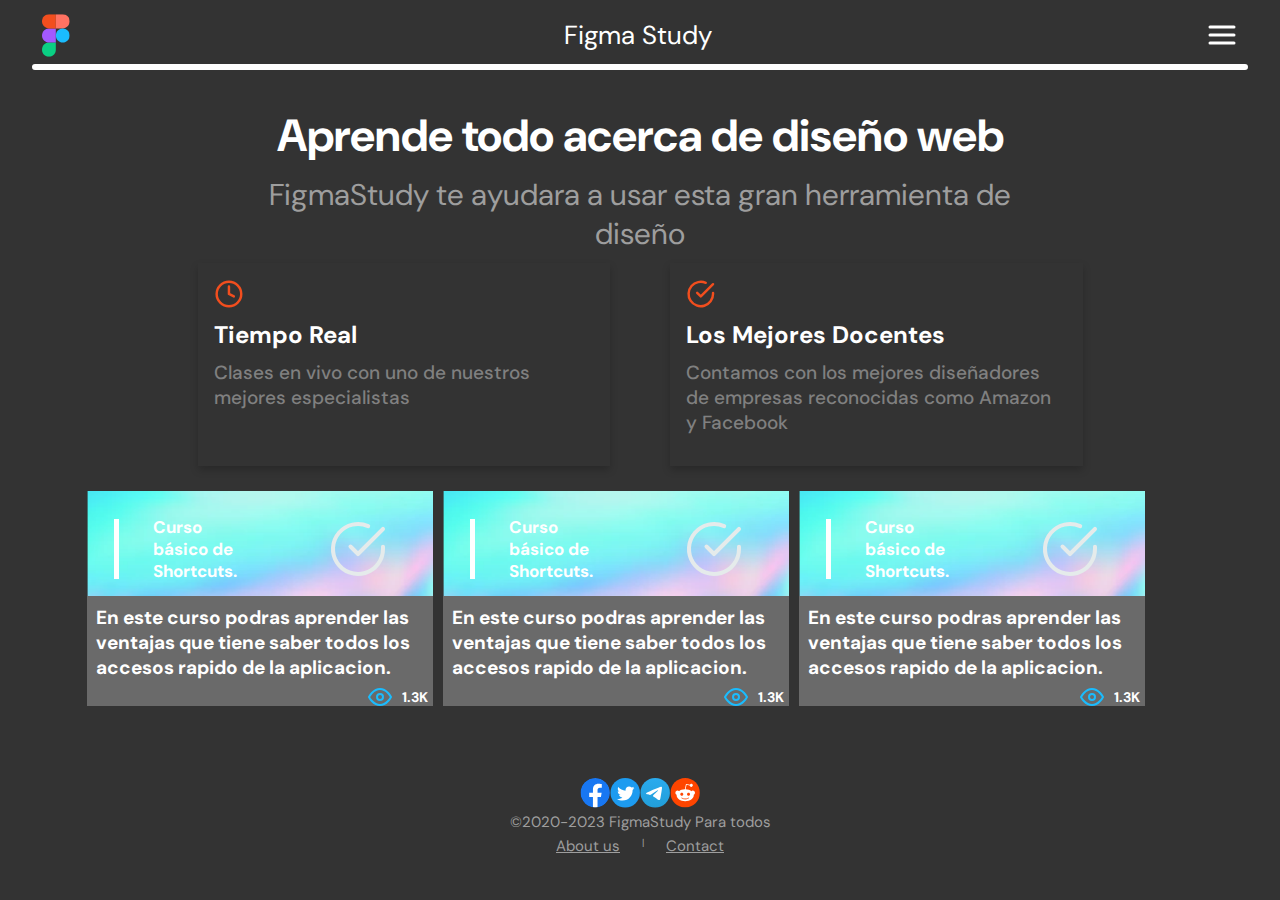
<file: index.html>
<!DOCTYPE html>
<html lang="en">
<head>
    <meta charset="UTF-8">
    <meta http-equiv="X-UA-Compatible" content="IE=edge">
    <meta name="viewport" content="width=device-width, initial-scale=1.0">
    <link rel="stylesheet" href="./styles/syles.css">
    <title>FigmaStudy</title>
    <link rel="preconnect" href="https://fonts.googleapis.com">
    <link rel="preconnect" href="https://fonts.gstatic.com" crossorigin>
    <link href="https://fonts.googleapis.com/css2?family=DM+Sans:wght@400;500;700&family=Inter:wght@300;500;700&display=swap" rel="stylesheet">
    <link rel="stylesheet" href="./styles/tablet.css" media="(min-width: 800px)">
    <link rel="stylesheet" href="./styles/desktop.css" media="(min-width: 1280px)">
</head>
<body>
    <header>
        <figure class="logo"><img src="./assets/Logo.svg" alt="Logo de figma"></figure>
        <h1 class="header--title">Figma Study</h1>
        <figure class="opciones"><img src="./assets/Opcions.svg" alt=""></figure>
        <span class="linea"></span>
    </header>
    
    <main>
        <div class="main-container">
        <div class="title-p">
            <h2>Aprende todo acerca de diseño web</h2>
            <p>FigmaStudy te ayudara a usar esta gran herramienta de diseño</p>
        </div>
        <div class="main-cards">
            <article>
                <span class="clock"></span>
                <h3>Tiempo Real</h3>
                <p>Clases en vivo con uno de nuestros mejores especialistas</p>
            </article>
            <article>
                <span class="check"></span>
                <h3>Los Mejores Docentes</h3>
                <p>Contamos con los mejores diseñadores de empresas reconocidas como Amazon y Facebook</p>
            </article>
        </div>
        <div class="main-cards-slider">

            <article class="cards-slide-article1">
                <div class="cards-icons">
                    <span class="barra-vertical"></span>
                    <h3 class="cards-slider-h3">Curso básico de Shortcuts.</h3>
                    <span class="check-card"></span>
                </div>
                <div class="cards-info">
                    <div class="cards-info-text">
                        <p>En este curso podras aprender las ventajas que tiene saber todos los accesos rapido de la aplicacion. </p>
                    </div>
                    <div class="cards-info-views">
                        <span class="eye"></span>
                        <p>1.3K</p>
                    </div>
                </div>
            </article>

            <article class="cards-slide-article2">
                <div class="cards-icons">
                    <span class="barra-vertical"></span>
                    <h3 class="cards-slider-h3">Curso básico de Shortcuts.</h3>
                    <span class="check-card"></span>
                </div>
                <div class="cards-info">
                    <div class="cards-info-text">
                        <p>En este curso podras aprender las ventajas que tiene saber todos los accesos rapido de la aplicacion. </p>
                    </div>
                    <div class="cards-info-views">
                        <span class="eye"></span>
                        <p>1.3K</p>
                    </div>
                </div>
            </article>

            <article class="cards-slide-article3">
                <div class="cards-icons">
                    <span class="barra-vertical"></span>
                    <h3 class="cards-slider-h3">Curso básico de Shortcuts.</h3>
                    <span class="check-card"></span>
                </div>
                <div class="cards-info">
                    <div class="cards-info-text">
                        <p>En este curso podras aprender las ventajas que tiene saber todos los accesos rapido de la aplicacion. </p>
                    </div>
                    <div class="cards-info-views">
                        <span class="eye"></span>
                        <p>1.3K</p>
                    </div>
                </div>
            </article>


        </div>
        </div>
            <div class="menu hidden">
            <section class="opciones-header">
                <p class="back"><a href="#">Home</a></p>
                <p><a href="./about.html">About Us</a></p>
                <p><a href="./form.html">Contact</a></p>
            </section>
            </div>
        </div>

    </main>
    
    <footer>
        <section class="redes">
            <img src="./assets/Facebook.svg" alt="Logo De Facebook">
            <img src="./assets/Twitter.svg" alt="Logo de Twitter">
            <img src="./assets/Telegram.svg" alt="Logo de Telegram">
            <img src="./assets/Reddit.svg" alt="Logo de Reddit">
        </section>
        <section class="creacion">
            <p>©2020-2023 FigmaStudy Para todos</p>
        </section>
        <section class="link">
            <p><a href="#">About us</a></p>
            <p>|</p>
            <p><a href="#">Contact</a></p>
        </section>
    </footer>
    <script src="instrucciones.js"></script>
</body>
</html>
</file>
<file: styles/syles.css>
/* 
1. Posición
2. Modelo de caja (Box model)
3. Tipografía
4. Visuales
5. Otros
*/

:root{
    /*Colores*/
    --naranja: #F24E1E;
    --soft-naranja: #FF7262;
    --morado: #A259FF;
    --azul: #1ABCFE;
    --verde: #0ACF83;
    --gris100: #333333;
    --gris50: #6A6A6A;
    --gris25: #9E9E9E;
    --blanco: #FFFFFF;
}
*{
    box-sizing: border-box;
    margin: 0;
    padding: 0;
}
html{
    font-size: 62.5%;
    font-family: 'DM Sans', sans-serif;
}

body{
    background-color: var(--gris100);
}

header{
    position: relative;
    display: flex;
    flex-direction: row;
    justify-content: space-around;
    width: 100%;
    min-width: 320px;
    height: 70px;
    align-items: center;
    padding: 10px;
}
.logo{
    width: 28px;
    height: 43px;
}
.logo img{
    width: 100%;
    height: 100%;
}
.header--title{
    width: 80%;
    height: 43px;
    font-weight: 400;
    font-size: 2.6rem;
    line-height: 3rem;
    display: flex;
    justify-content: center;
    text-align: center;
    align-items: center;
    color: var(--blanco);
}
.opciones{
    display: flex;
    align-items: center;
    width: 32px;
    height: 43px;
    cursor: pointer;
}
.linea{
    position: absolute;
    width: 95%;
    border: 3px solid var(--blanco);
    border-radius: 8px;
    bottom: 0;
}

.hidden{
    display: none;
}

.title-p{
    margin: 0 16px;
    margin-top: 24px;
    margin-bottom: 10px;
}

.title-p h2{
    font-size: 2.4rem;
    text-align: center;
    color: var(--blanco);
}

.title-p p{
    margin-top: 10px;
    font-size: 1.4rem;
    text-align: center;
    color: var(--gris25);}

.main-cards{
    display: flex;
    flex-direction: column;
}
.linea{
    position: absolute;
    width: 95%;
    border: 3px solid var(--blanco);
    border-radius: 8px;
    bottom: 0;
}
footer{
    display: flex;
    position: relative;
    flex-direction: column;
    justify-content: center;
}

.main-cards article{
    width: 90%;
    height: auto;
    min-height: 150px;
    padding: 16px;
    margin: 10px auto;
    box-shadow: 0px 4px 8px rgba(0, 0, 0, 0.20);
}


.main-cards h3{
    margin-top: 10px;
    font-size: 1.8rem;
    font-weight: bold;
    color: var(--blanco);
}

.main-cards p{
    margin-top: 10px;
    font-size: 1.4rem;
    font-weight: 500;
    color: #808080;
}

.main-cards .clock{
    display: flex;
    width: 24px;
    height: 24px;
    background-image: url('../assets/clock.svg');
    background-size: cover;
    background-position: center;
    background-repeat: no-repeat;
}

.check{
    display: flex;
    width: 24px;
    height: 24px;
    background-image: url('../assets/check-circle\ 1.svg');
    background-size: cover;
    background-position: center;
    background-repeat: no-repeat;
}

.main-cards-slider {
    width: 90%;
    display: flex;
    min-width: 288px;
    max-height: 216px;
    margin: 0 auto;
    margin-top: 10px;
    overflow-x: scroll;
    overscroll-behavior-x: contain;
    scroll-snap-type: x proximity;
}

.main-cards-slider .cards-slide-article1{
    width: 100%;
    min-width: 288px;
    height: auto;
    margin: 5px;
    scroll-snap-align: center;
    background-image: url('../assets/fontcard1.png');
    background-size: cover;
    background-position: center;
    background-repeat: no-repeat;
}

.main-cards-slider .cards-slide-article2{
    width: 100%;
    min-width: 288px;
    height: auto;
    margin: 5px;
    scroll-snap-align: center;
    background-image: url('../assets/fontcard1.png');
    background-size: cover;
    background-position: center;
    background-repeat: no-repeat;
}

.main-cards-slider .cards-slide-article3{
    width: 100%;
    min-width: 288px;
    height: auto;
    margin: 5px;
    scroll-snap-align: center;
    background-image: url('../assets/fontcard1.png');
    background-size: cover;
    background-position: center;
    background-repeat: no-repeat;
}

.main-cards-slider .cards-icons{
    display: flex;
    flex-direction: row;
    justify-content: space-around;
    align-items: center;
    margin: 0 17px 0 0;
    padding-top: 25px;
    padding-bottom: 14px;
}

.barra-vertical{
    display: flex;
    width: 4px;
    height: 52px;
    background-color: var(--blanco);
}

.check-card{
    display: flex;
    width: 52px;
    height: 52px;
    background-image: url('../assets/check-circle\ 2.svg');
    background-size: cover;
    background-position: center;
    background-repeat: no-repeat;
}    

.cards-slider-h3{
    position: relative;
    width: 100px;
    text-align: left;
    left: -20px;
    font-size: 1.4rem;
    font-weight: bold;
    color: var(--blanco);
}

.cards-info{
    background-color: var(--gris50);
    padding: 5px;
}

.cards-info .cards-info-text{
    margin-left: 4px;
    padding-top: 4px;
    font-size: 1.4rem;
    font-weight: bold;
    color: var(--blanco);
}

.cards-info-views{
    display: flex;
    flex-direction: row;
    justify-content: end;
    align-items: center;
    margin-top: 5px;
    font-size: 1.4rem;
    font-weight: bold;
    color: var(--blanco);
}

.cards-info-views .eye{
    width: 24px;
    height: 24px;
    margin-right: 10px;
    background-image: url('../assets/eye.svg');
    background-size: cover;
    background-position: center;
    background-repeat: no-repeat;
}

footer{
    display: flex;
    position: relative;
    flex-direction: column;
    justify-content: center;
    width: 100%;
    margin:0 auto;
    height: 71px;
    margin-top: 75px;
    margin-bottom: 10px;
}
.redes{
    display: flex;
    position: relative;
    justify-content: center;
    width: 55%;
    margin: 0 auto;
}
.redes img{
    width: 24px;
    height: 24px;
}
.creacion{
    display: flex;
    position: relative;
    justify-content: center;
    width: 60%;
    margin: 0 auto;
    margin-top: 7px;
}
.creacion p{
    font-weight: 400;
    font-size: 11px;
    line-height: 14px;
    color: var(--gris25);
}
.link{
    display: flex;
    position: relative;
    justify-content: center;
    width: 60%;
    margin: 0 auto;
    margin-top: 7px;
    gap: 22px;
}
.link p{
    color: var(--gris25);
}
.link p a{
    color: var(--gris25);
}

.opciones-header{
    display: flex;
    position: relative;
    flex-direction: column;
    margin: 19px 36px;
}
.opciones-header p a{
    font-weight: 400;
    font-size: 24px;
    line-height: 31px;
    display: flex;
    align-items: center;
    text-align: center;
    text-decoration-line: none;
    color: var(--blanco);
    margin-bottom: 12px;
    box-shadow: 0 4px 8px rgba(0, 0, 0, 0.40);
    border-radius: 8px;
}
</file>
<file: styles/tablet.css>
.title-p{
    width: 62%;
    margin: 0 auto;
    margin-top: 36px;
}

.title-p h2{
    font-size: 4.5rem;
}

.title-p p{
    font-size: 3.0rem;
}

.main-cards {
    flex-direction: row;
}

.main-cards article {
    width: 45%;
}

.main-cards h3 {
    margin-top: 10px;
    font-size: 2.4rem;
    font-weight: bold;
    color: var(--blanco);
}

.main-cards p {
    font-size: 1.9rem;
}

.main-cards .clock {
    width: 30px;
    height: 30px;
}

.check {
    width: 30px;
    height: 30px;
}

.main-cards-slider {
    width: 80%; 
    min-height: 220px;
}

.cards-slider-h3 {
    font-size: 1.7rem;
}

.check-card {
    width: 60px;
    height: 60px;
}

.barra-vertical {
    width: 5px;
    height: 60px;
}

.cards-info .cards-info-text {
    font-size: 1.7rem;
}

.main-cards-slider .cards-slide-article1 {
    min-width: 320px;
}

.main-cards-slider .cards-slide-article1 {
    min-width: 320px;
}

.main-cards-slider .cards-slide-article2 {
    min-width: 320px;
}

.main-cards-slider .cards-slide-article3 {
    min-width: 320px;
}

.cards-info {
    height: auto;
}

.redes img {
    width: 30px;
    height: 30px;
}

.creacion p {
    font-size: 15px;
}

.link p a {
    font-size: 1.5rem;
}
</file>
<file: styles/desktop.css>
.main-cards{
    flex-direction: row;
    width: 945px;
    height: 223px;
    margin: 0 auto;
}
.main-cards h3{
    font-size: 2.4rem;
}

.main-cards p{
    font-size: 1.9rem;
}
.main-cards article{
    margin-right: 30px;
    margin-left: 30px;
}
.main-cards-slider{
    width: 1117px;
    height: 260px;
    overflow-x: hidden;
    overflow-y: hidden;
}
.main-cards-slider .cards-slide-article1{
    width: 346px;
    height: 260px;
}

.main-cards-slider .cards-slide-article2{
    width: 346px;
    height: 260px;
}

.main-cards-slider .cards-slide-article3{
    width: 346px;
    height: 260px;
}
.cards-info{
   width: 346px;
   height: 123px;
}
.cards-info .cards-info-text{
    font-size: 1.9rem;
}
</file>
